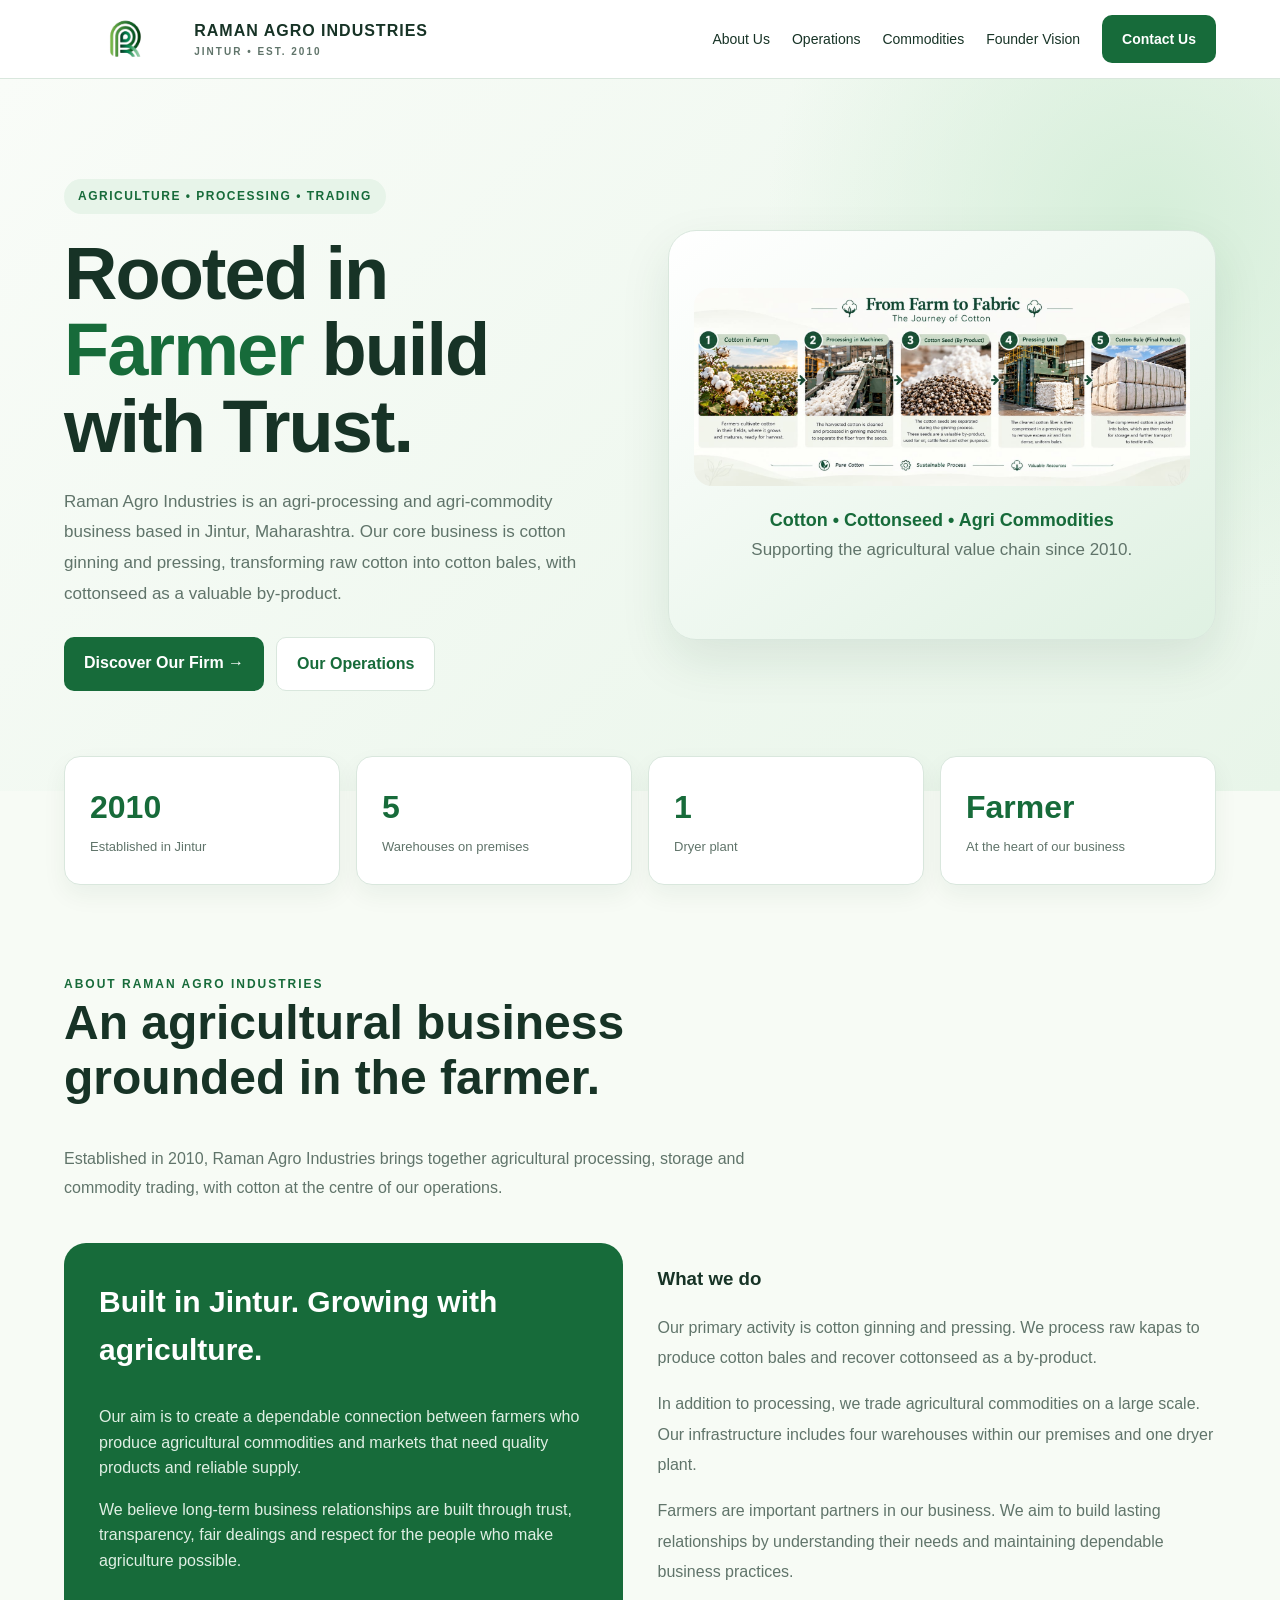
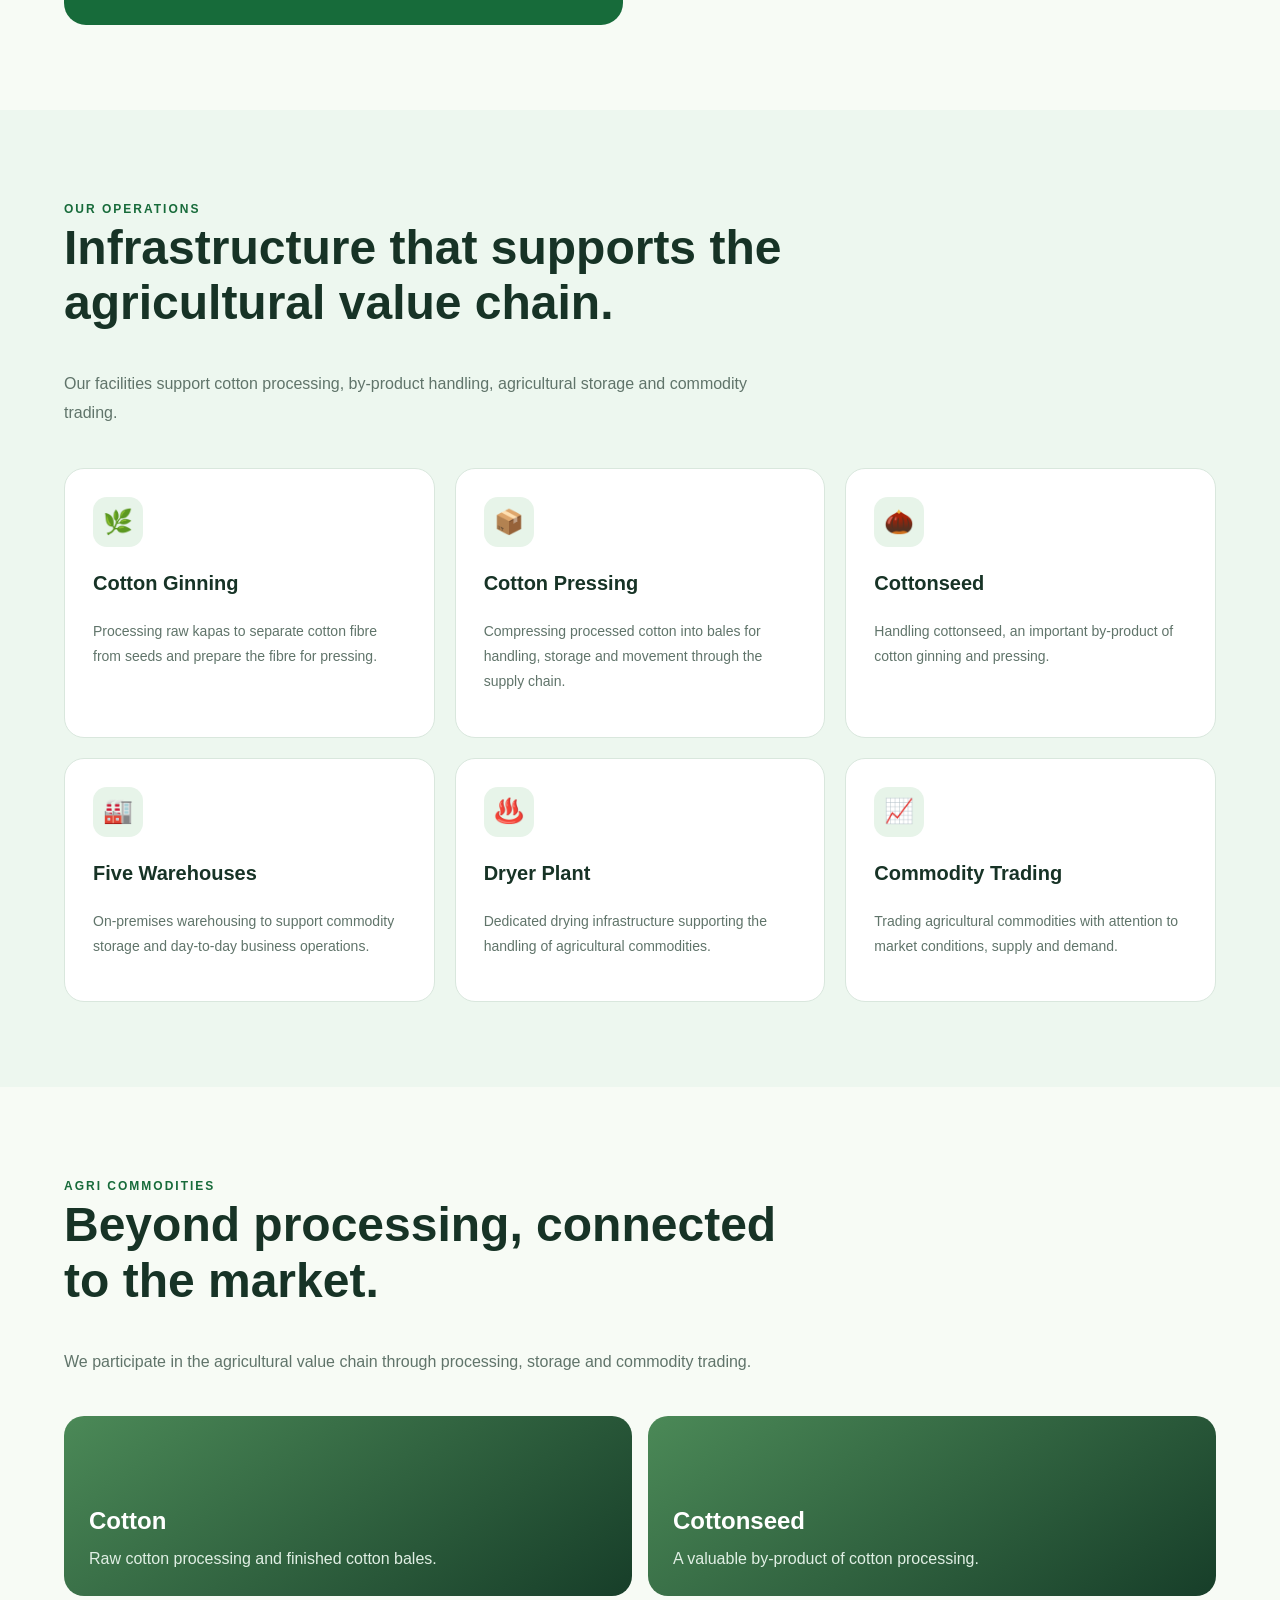
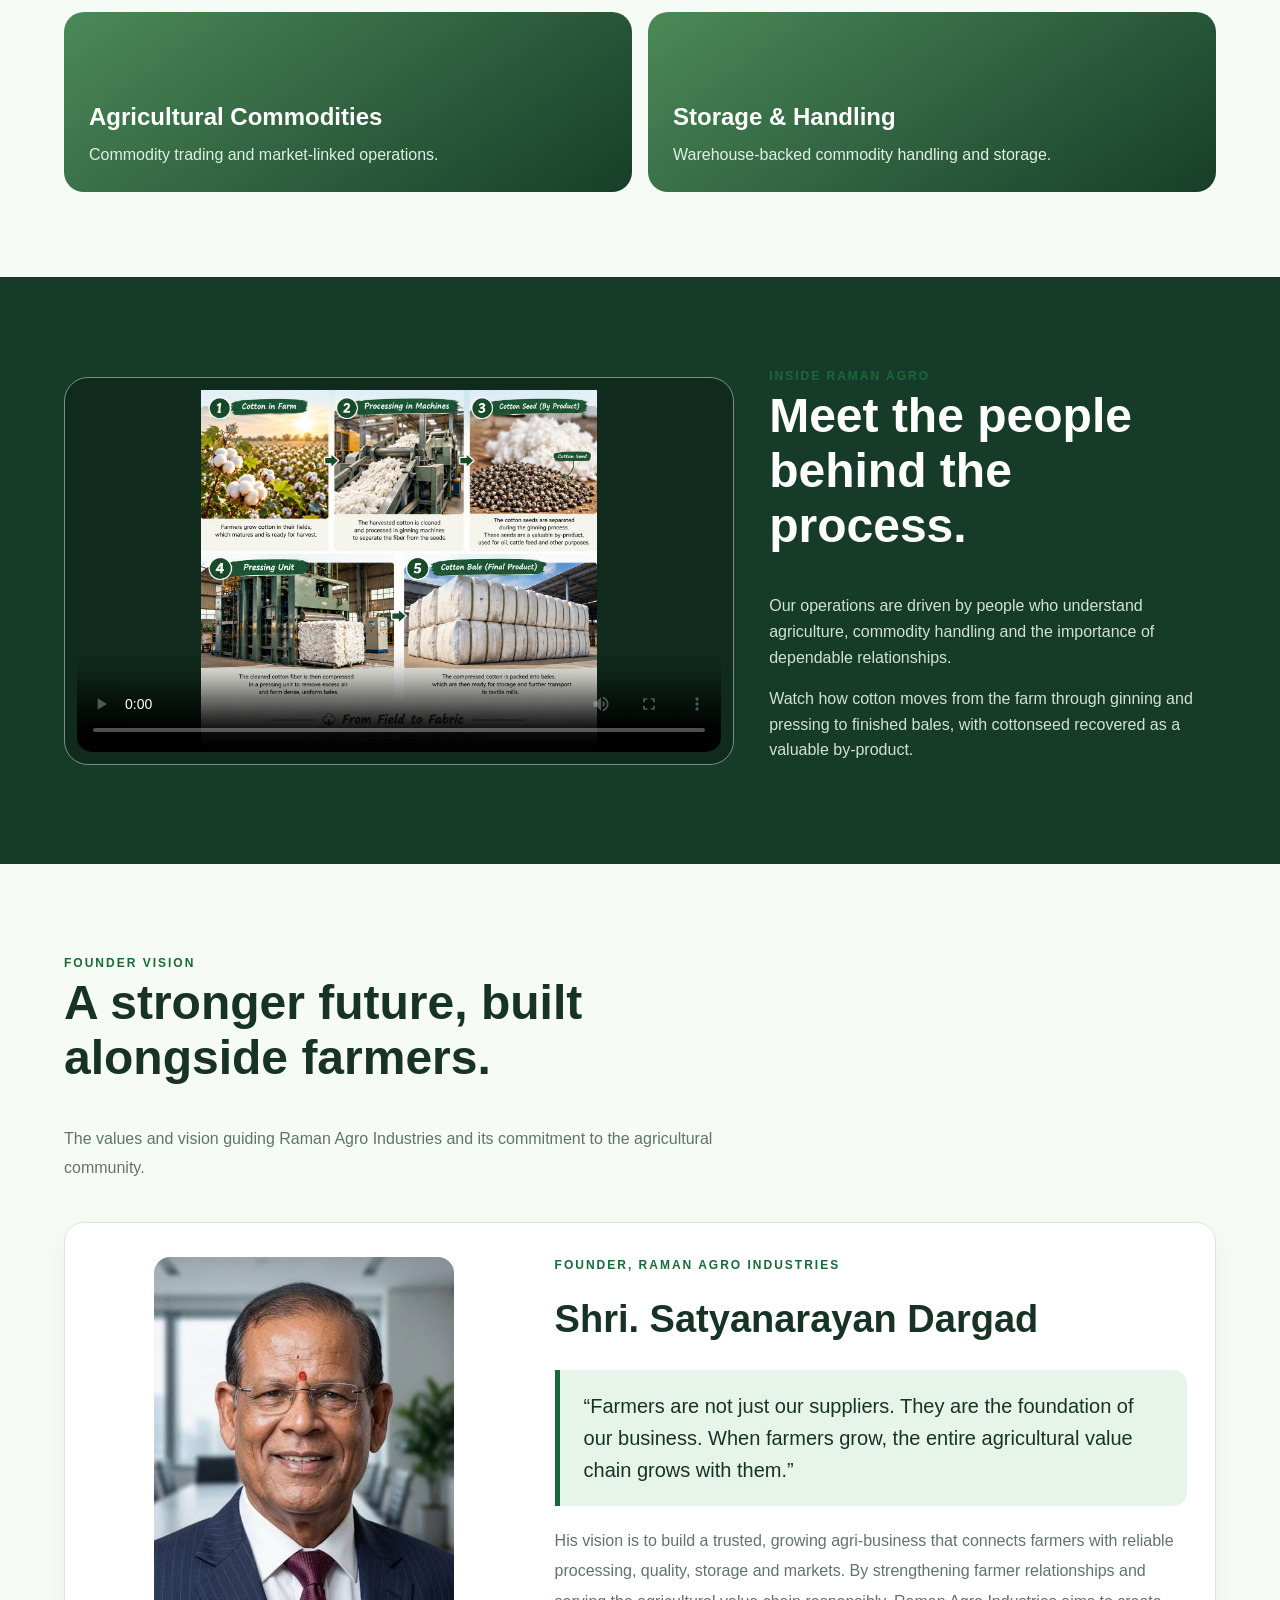
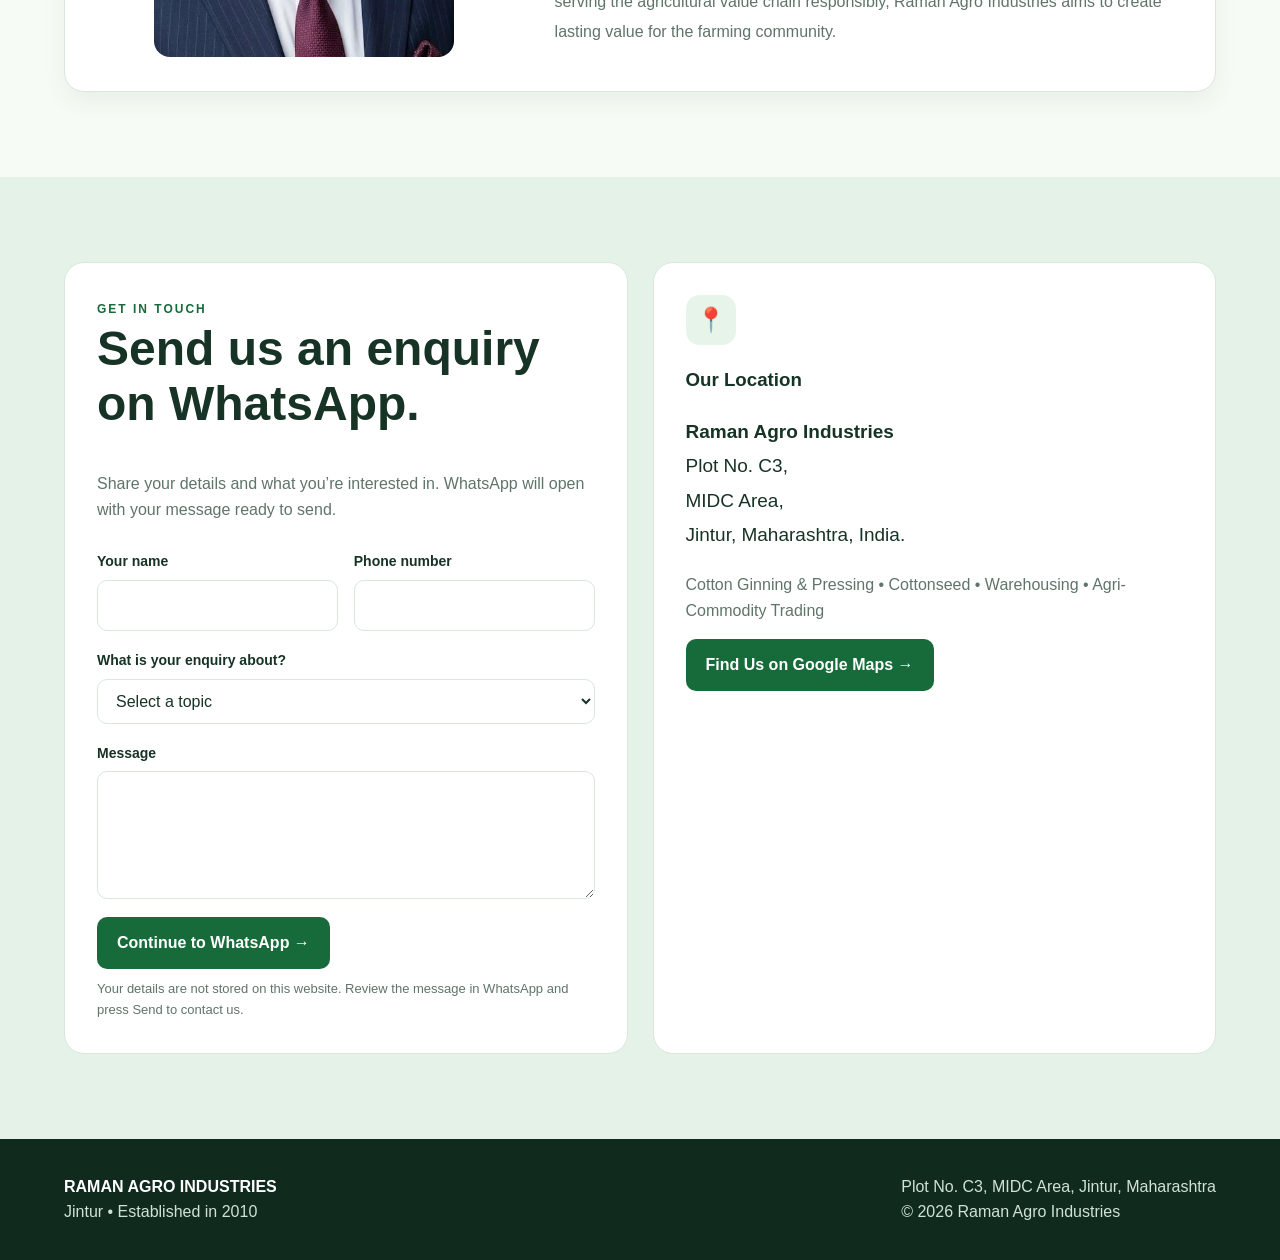
<file: index.html>
<!DOCTYPE html>
<html lang="en">
<head>
  <meta charset="UTF-8">
  <meta name="viewport" content="width=device-width, initial-scale=1.0">
  <title>Raman Agro Industries | Jintur</title>
  <meta name="description" content="Raman Agro Industries, Jintur. Cotton ginning and pressing, cottonseed, warehousing and agricultural commodity trading.">
  <link rel="stylesheet" href="assets/css/styles.css?v=2">
</head>
<body>

  <header>
    <div class="navbar">
      <a href="#home" class="logo">
        <div class="logo-area">
          <img src="images/log.png" alt="Raman Agro Industries logo">
        </div>
        <div>
          RAMAN AGRO INDUSTRIES
          <small>JINTUR • EST. 2010</small>
        </div>
      </a>

      <nav class="nav-links" id="navLinks">
        <a href="#about">About Us</a>
        <a href="#operations">Operations</a>
        <a href="#commodities">Commodities</a>
        <a href="#vision">Founder Vision</a>
        <a href="#contact" class="nav-button">Contact Us</a>
      </nav>

      <button class="menu-button" onclick="toggleMenu()" aria-label="Open navigation menu">☰</button>
    </div>
  </header>

  <main>
    <section class="hero" id="home">
      <div class="container hero-grid">
        <div class="reveal">
          <span class="eyebrow">Agriculture • Processing • Trading</span>

          <h1>
            Rooted in <span>Farmer</span>
            build with Trust.
          </h1>

          <p>
            Raman Agro Industries is an agri-processing and agri-commodity business based in Jintur, Maharashtra.
            Our core business is cotton ginning and pressing, transforming raw cotton into cotton bales, with
            cottonseed as a valuable by-product.
          </p>

          <div class="hero-buttons">
            <a href="#about" class="btn">Discover Our Firm →</a>
            <a href="#operations" class="btn btn-outline">Our Operations</a>
          </div>
        </div>

        <div class="hero-visual reveal">
          <img src="images/short.jpeg" alt="From farm to fabric: five stages of the cotton journey, from cotton farming through ginning and pressing to finished cotton bales">
          <strong>Cotton • Cottonseed • Agri Commodities</strong>
          <p>Supporting the agricultural value chain since 2010.</p>
        </div>
      </div>
    </section>

    <div class="container">
      <div class="stats reveal">
        <div class="stat">
          <strong>2010</strong>
          <span>Established in Jintur</span>
        </div>

        <div class="stat">
          <strong>5</strong>
          <span>Warehouses on premises</span>
        </div>

        <div class="stat">
          <strong>1</strong>
          <span>Dryer plant</span>
        </div>

        <div class="stat">
          <strong>Farmer</strong>
          <span>At the heart of our business</span>
        </div>
      </div>
    </div>

    <section id="about">
      <div class="container">
        <div class="section-intro reveal">
          <span class="section-label">About Raman Agro Industries</span>
          <h2>An agricultural business grounded in the farmer.</h2>
          <p>
            Established in 2010, Raman Agro Industries brings together agricultural processing, storage and commodity
            trading, with cotton at the centre of our operations.
          </p>
        </div>

        <div class="two-column">
          <div class="story-box reveal">
            <h3>Built in Jintur. Growing with agriculture.</h3>
            <p>
              Our aim is to create a dependable connection between farmers who produce agricultural commodities and markets
              that need quality products and reliable supply.
            </p>
            <p>
              We believe long-term business relationships are built through trust, transparency, fair dealings and respect for
              the people who make agriculture possible.
            </p>
          </div>

          <div class="content-copy reveal">
            <h3>What we do</h3>
            <p>
              Our primary activity is cotton ginning and pressing. We process raw kapas to produce cotton bales and recover
              cottonseed as a by-product.
            </p>
            <p>
              In addition to processing, we trade agricultural commodities on a large scale. Our infrastructure includes four
              warehouses within our premises and one dryer plant.
            </p>
            <p>
              Farmers are important partners in our business. We aim to build lasting relationships by understanding their needs
              and maintaining dependable business practices.
            </p>
          </div>
        </div>
      </div>
    </section>

    <section class="operations" id="operations">
      <div class="container">
        <div class="section-intro reveal">
          <span class="section-label">Our Operations</span>
          <h2>Infrastructure that supports the agricultural value chain.</h2>
          <p>
            Our facilities support cotton processing, by-product handling, agricultural storage and commodity trading.
          </p>
        </div>

        <div class="cards">
          <div class="card reveal">
            <div class="card-icon">🌿</div>
            <h3>Cotton Ginning</h3>
            <p>Processing raw kapas to separate cotton fibre from seeds and prepare the fibre for pressing.</p>
          </div>

          <div class="card reveal">
            <div class="card-icon">📦</div>
            <h3>Cotton Pressing</h3>
            <p>Compressing processed cotton into bales for handling, storage and movement through the supply chain.</p>
          </div>

          <div class="card reveal">
            <div class="card-icon">🌰</div>
            <h3>Cottonseed</h3>
            <p>Handling cottonseed, an important by-product of cotton ginning and pressing.</p>
          </div>

          <div class="card reveal">
            <div class="card-icon">🏭</div>
            <h3>Five Warehouses</h3>
            <p>On-premises warehousing to support commodity storage and day-to-day business operations.</p>
          </div>

          <div class="card reveal">
            <div class="card-icon">♨️</div>
            <h3>Dryer Plant</h3>
            <p>Dedicated drying infrastructure supporting the handling of agricultural commodities.</p>
          </div>

          <div class="card reveal">
            <div class="card-icon">📈</div>
            <h3>Commodity Trading</h3>
            <p>Trading agricultural commodities with attention to market conditions, supply and demand.</p>
          </div>
        </div>
      </div>
    </section>

    <section id="commodities">
      <div class="container">
        <div class="section-intro reveal">
          <span class="section-label">Agri Commodities</span>
          <h2>Beyond processing, connected to the market.</h2>
          <p>We participate in the agricultural value chain through processing, storage and commodity trading.</p>
        </div>

        <div class="commodity-grid">
          <div class="commodity reveal">
            <h3>Cotton</h3>
            <p>Raw cotton processing and finished cotton bales.</p>
          </div>

          <div class="commodity reveal">
            <h3>Cottonseed</h3>
            <p>A valuable by-product of cotton processing.</p>
          </div>

          <div class="commodity reveal">
            <h3>Agricultural Commodities</h3>
            <p>Commodity trading and market-linked operations.</p>
          </div>

          <div class="commodity reveal">
            <h3>Storage & Handling</h3>
            <p>Warehouse-backed commodity handling and storage.</p>
          </div>
        </div>
      </div>
    </section>

    <section class="video-section" id="company-video">
      <div class="container video-grid">
        <div class="video-placeholder reveal">
          <video controls poster="images/process.jpeg" aria-label="Raman Agro Industries company video">
            <source src="Raman Agro video.mp4" type="video/mp4">
            Your browser does not support video playback.
          </video>
        </div>

        <div class="reveal">
          <span class="section-label">Inside Raman Agro</span>
          <h2>Meet the people behind the process.</h2>
          <p>Our operations are driven by people who understand agriculture, commodity handling and the importance of dependable relationships.</p>
          <p>Watch how cotton moves from the farm through ginning and pressing to finished bales, with cottonseed recovered as a valuable by-product.</p>
        </div>
      </div>
    </section>

    <section id="vision">
      <div class="container">
        <div class="section-intro reveal">
          <span class="section-label">Founder Vision</span>
          <h2>A stronger future, built alongside farmers.</h2>
          <p>
            The values and vision guiding Raman Agro Industries and its commitment to the agricultural community.
          </p>
        </div>

        <div class="founder-vision reveal">
          <img src="images/dada bade.jpeg" alt="Founder Mr. Satyanarayan Dargad">
          <div class="founder-vision-copy">
            <span class="section-label">Founder, Raman Agro Industries</span>
            <h3>Shri. Satyanarayan Dargad</h3>
            <blockquote>
              “Farmers are not just our suppliers. They are the foundation of our business. When farmers grow, the entire agricultural value chain grows with them.”
            </blockquote>
            <p>
              His vision is to build a trusted, growing agri-business that connects farmers with reliable processing,
              quality, storage and markets. By strengthening farmer relationships and serving the agricultural value
              chain responsibly, Raman Agro Industries aims to create lasting value for the farming community.
            </p>
          </div>
        </div>
      </div>
    </section>

    <section class="contact" id="contact">
      <div class="container contact-grid">
        <div class="contact-box reveal">
          <span class="section-label">Get in Touch</span>
          <h2>Send us an enquiry on WhatsApp.</h2>
          <p>Share your details and what you’re interested in. WhatsApp will open with your message ready to send.</p>

          <form class="enquiry-form" id="whatsappEnquiryForm">
            <div class="form-row">
              <div class="form-field">
                <label for="enquiryName">Your name</label>
                <input id="enquiryName" name="name" type="text" autocomplete="name" required>
              </div>

              <div class="form-field">
                <label for="enquiryPhone">Phone number</label>
                <input id="enquiryPhone" name="phone" type="tel" autocomplete="tel" required>
              </div>
            </div>

            <div class="form-field">
              <label for="enquirySubject">What is your enquiry about?</label>
              <select id="enquirySubject" name="subject" required>
                <option value="" selected disabled>Select a topic</option>
                <option>Cotton ginning and pressing</option>
                <option>Cottonseed</option>
                <option>Agricultural commodity trading</option>
                <option>Warehousing and storage</option>
                <option>Visit our facility</option>
                <option>Other business enquiry</option>
              </select>
            </div>

            <div class="form-field">
              <label for="enquiryMessage">Message</label>
              <textarea id="enquiryMessage" name="message" rows="4" required></textarea>
            </div>

            <button class="btn enquiry-submit" type="submit">Continue to WhatsApp →</button>
            <p class="form-note">Your details are not stored on this website. Review the message in WhatsApp and press Send to contact us.</p>
          </form>
        </div>

        <div class="contact-box reveal">
          <div class="card-icon">📍</div>
          <h3>Our Location</h3>

          <address>
            <strong>Raman Agro Industries</strong><br>
            Plot No. C3,<br>
            MIDC Area,<br>
            Jintur, Maharashtra, India.
          </address>

          <p>
            Cotton Ginning & Pressing • Cottonseed • Warehousing • Agri-Commodity Trading
          </p>

          <a class="btn" target="_blank" rel="noopener" href="https://www.google.com/maps/search/?api=1&query=Plot+C3+MIDC+Jintur+Maharashtra">
            Find Us on Google Maps →
          </a>
        </div>
      </div>
    </section>
  </main>

  <footer>
    <div class="container footer-content">
      <div>
        <strong>RAMAN AGRO INDUSTRIES</strong>
        <p>Jintur • Established in 2010</p>
      </div>

      <div>
        <p>Plot No. C3, MIDC Area, Jintur, Maharashtra</p>
        <p>© <span id="year"></span> Raman Agro Industries</p>
      </div>
    </div>
  </footer>

  <script src="assets/js/main.js"></script>
</body>
</html>
</file>
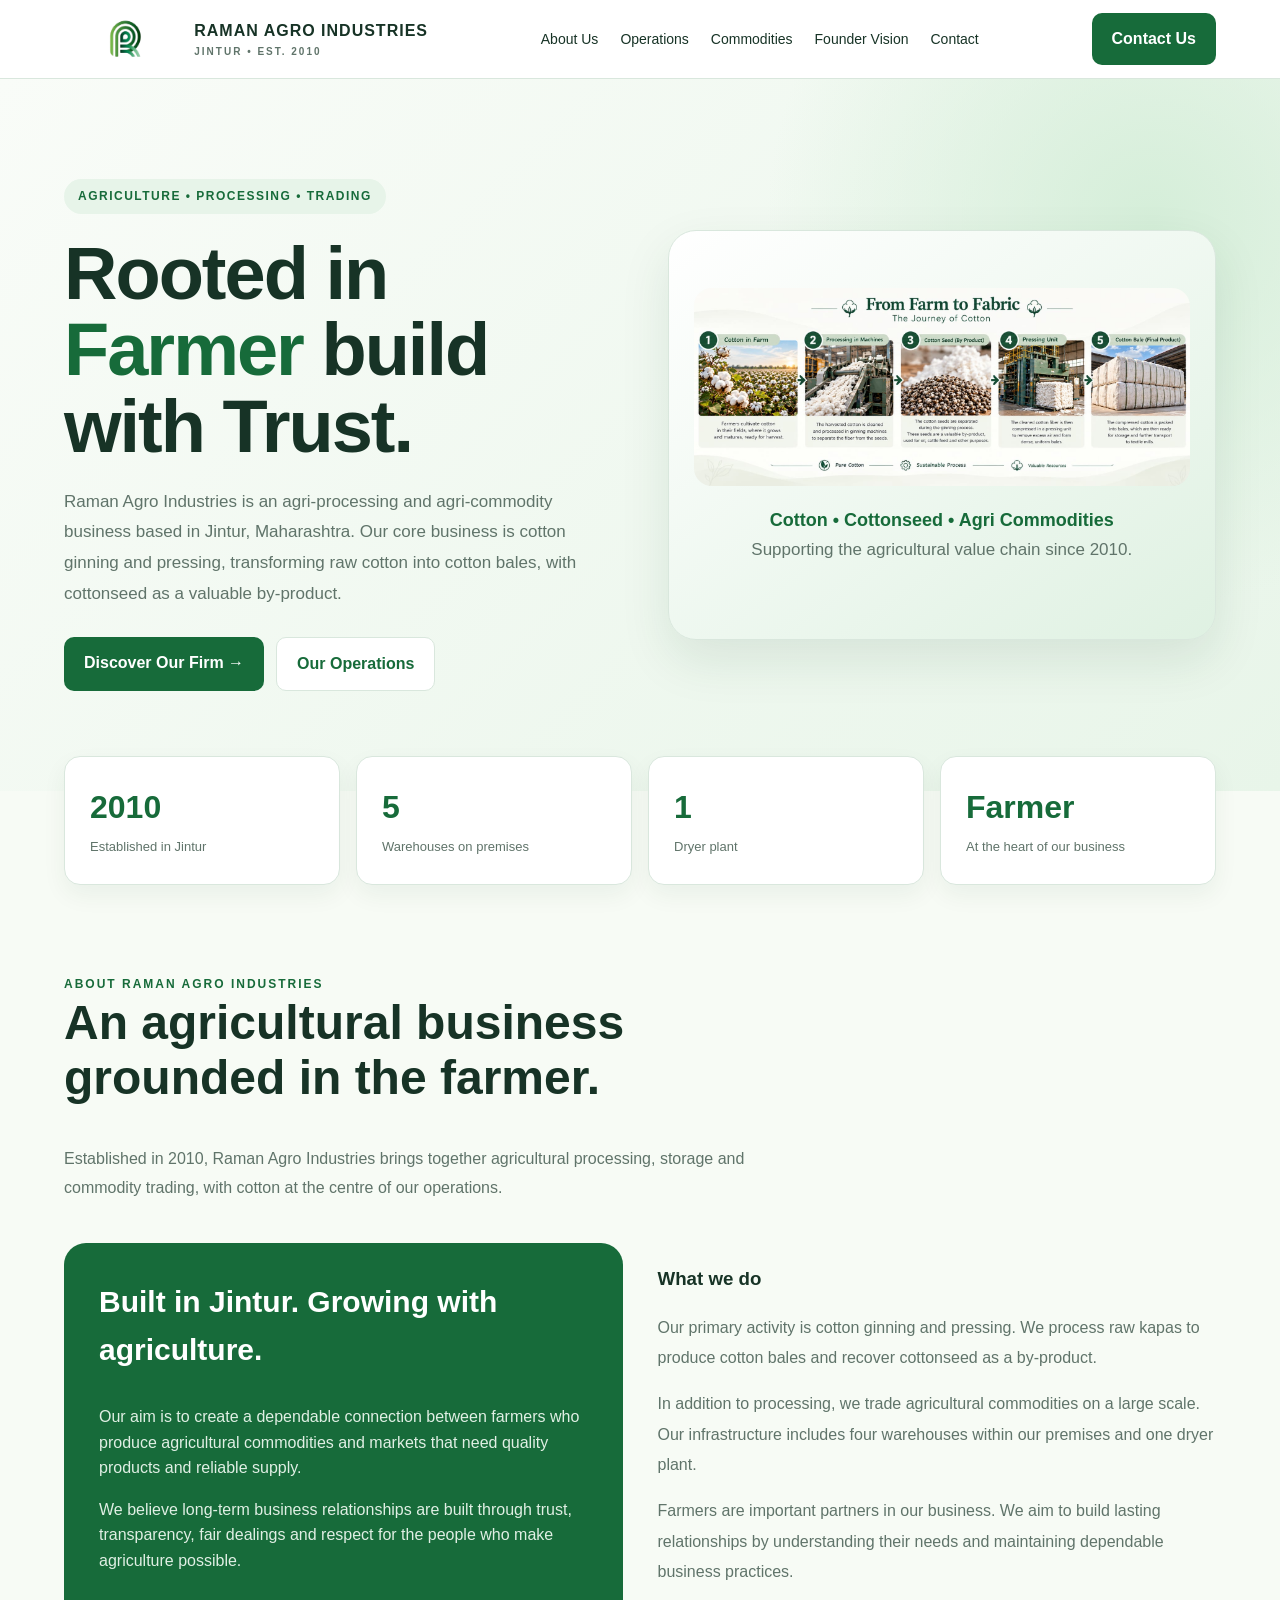
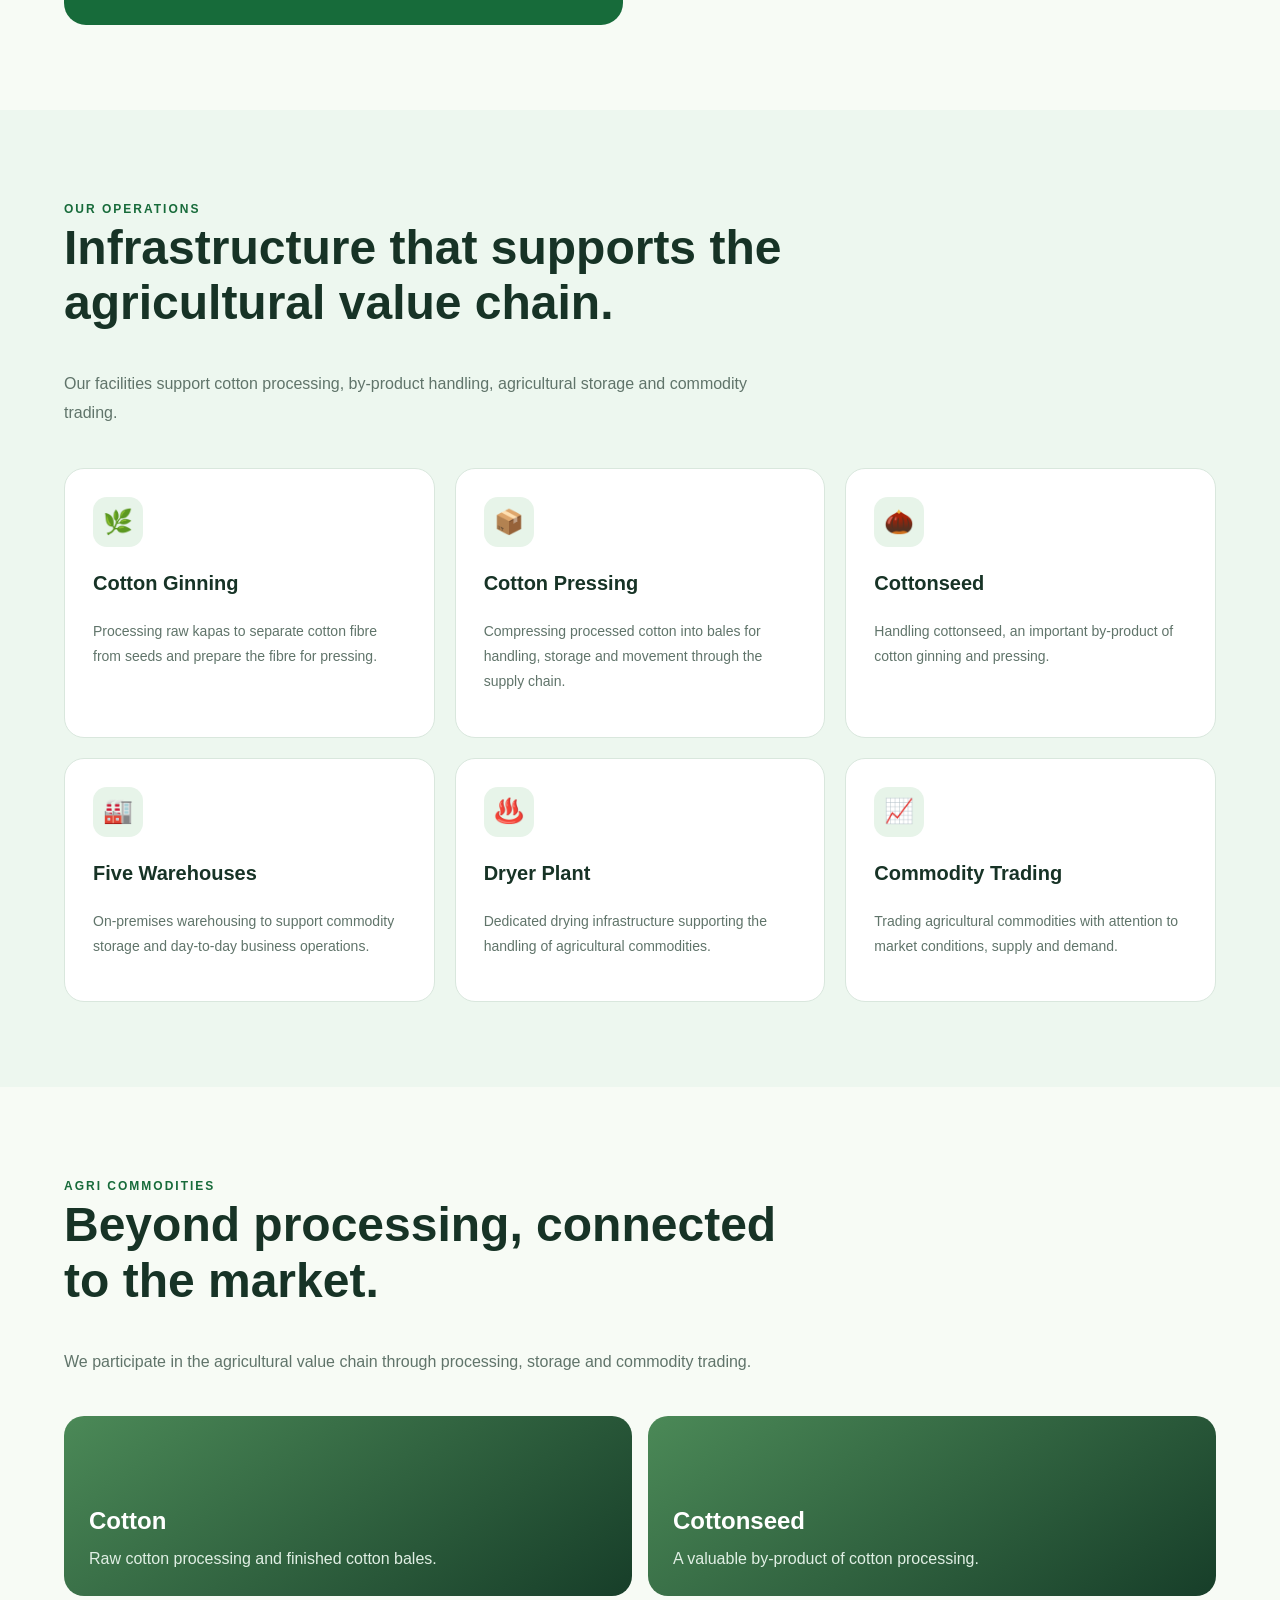
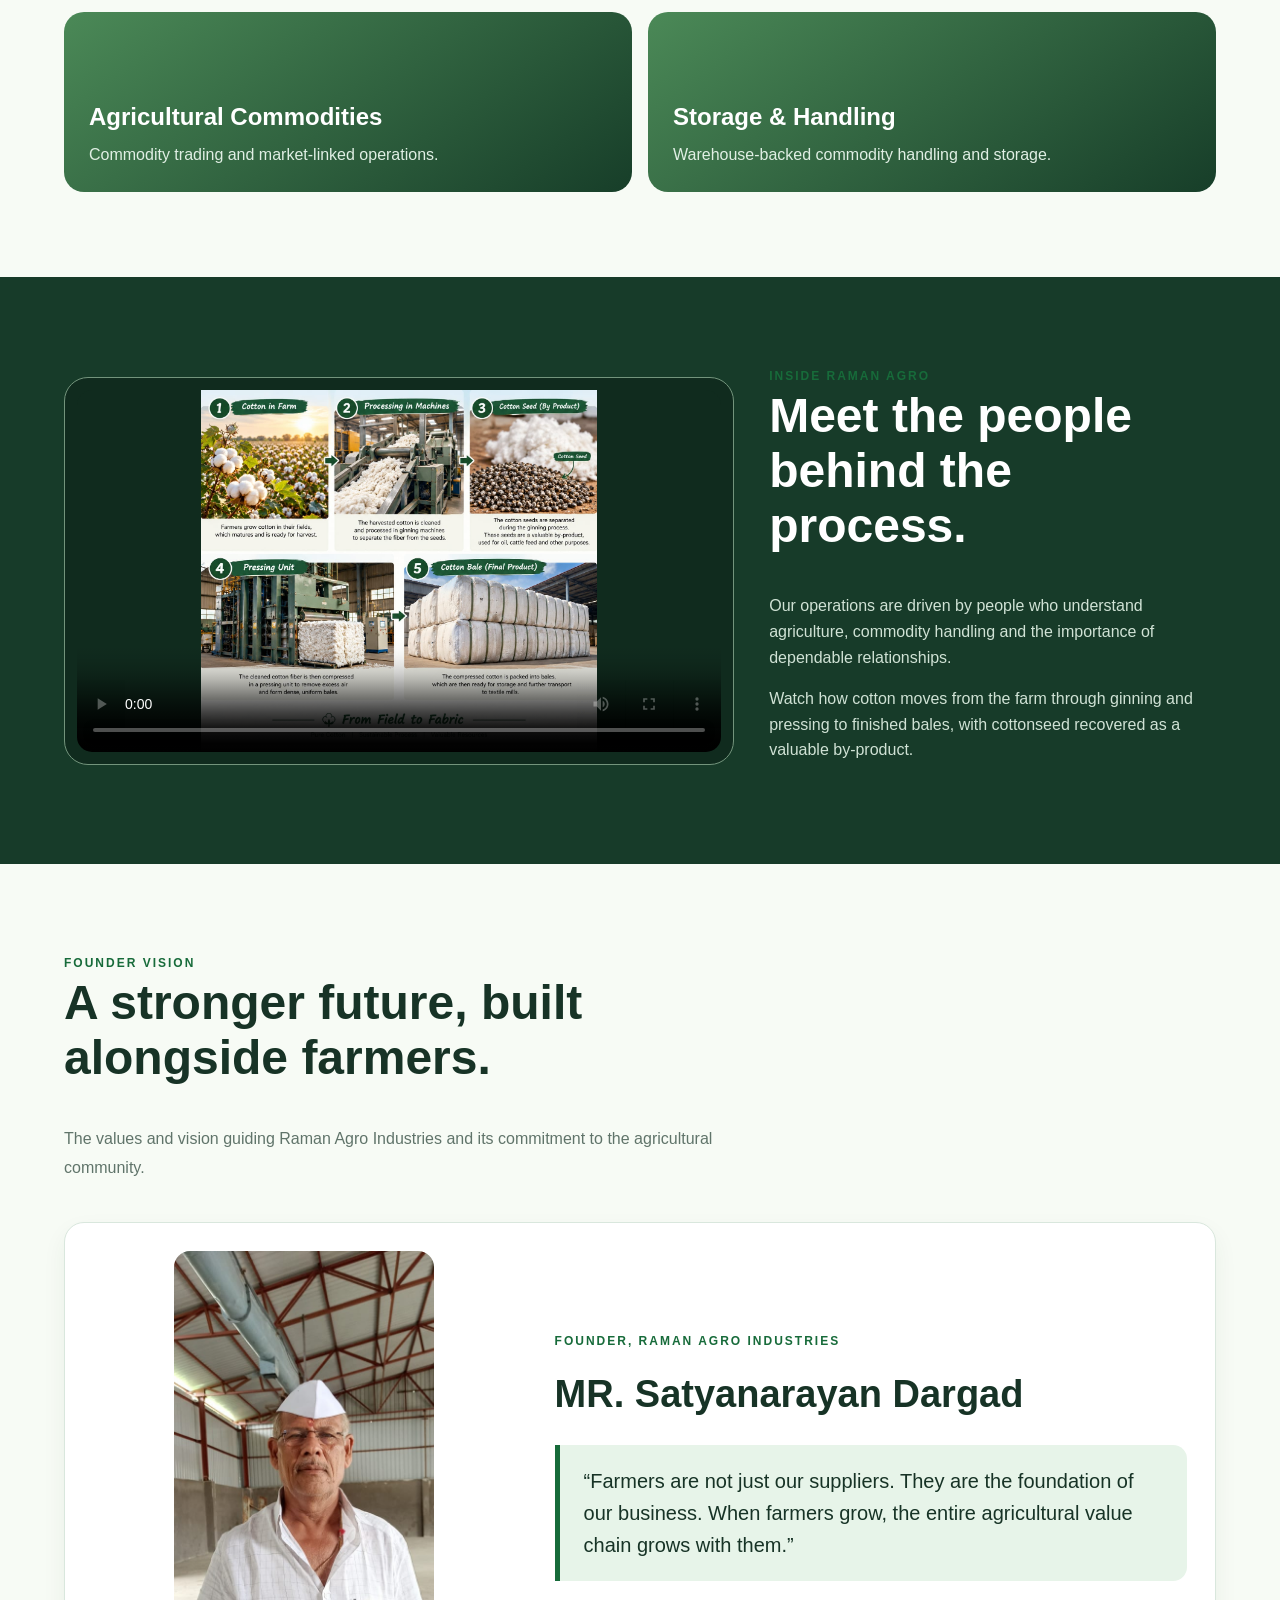
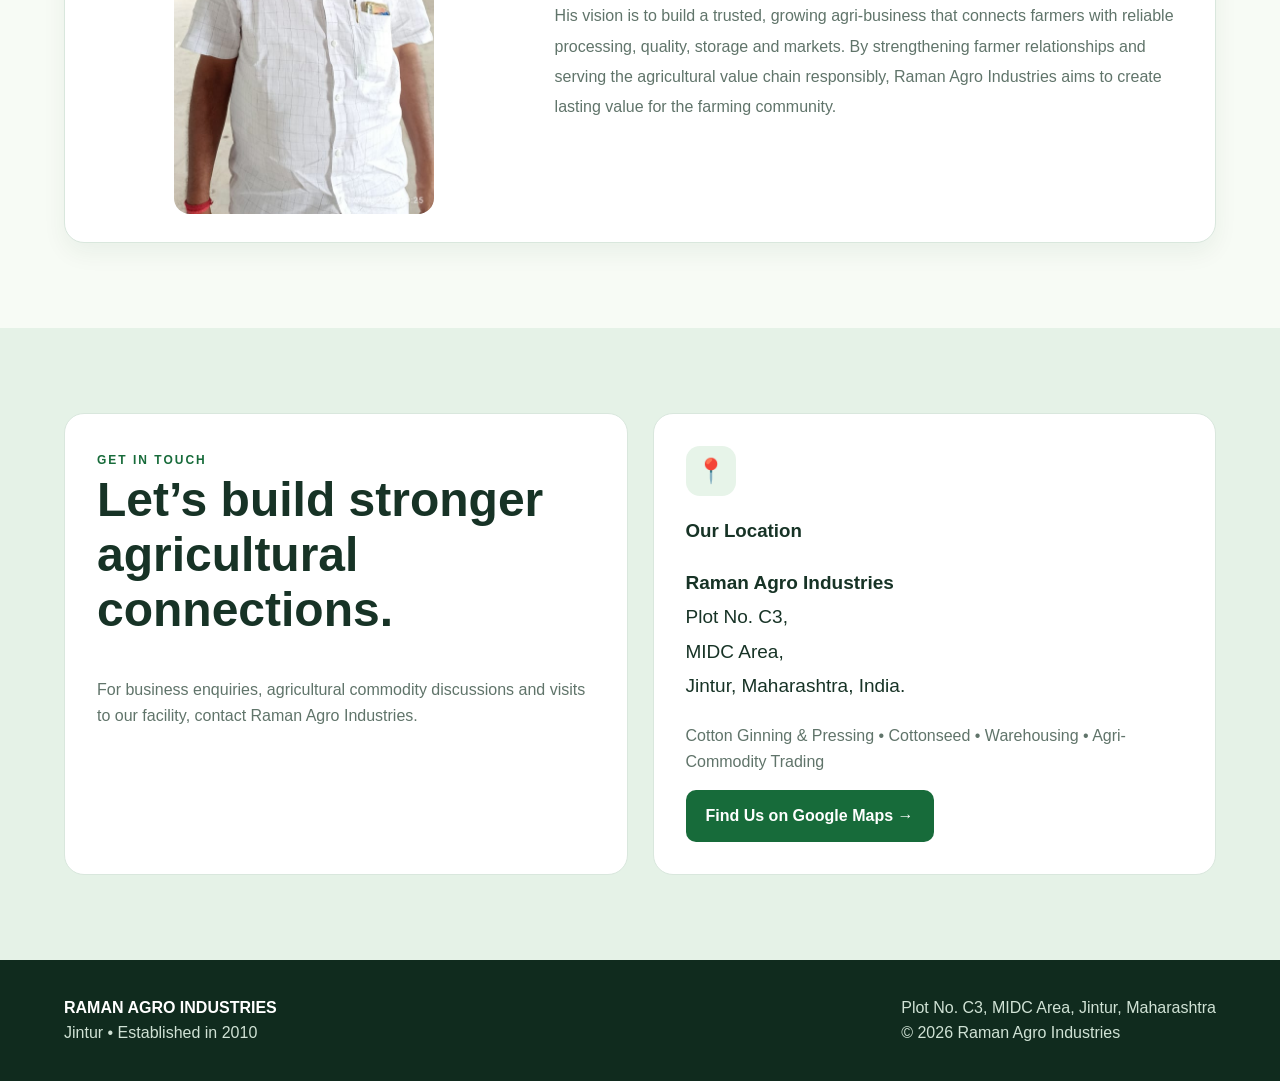
<file: RAMAN AGRO INDUSTRIES/index.html>
<!DOCTYPE html>
<html lang="en">
<head>
  <meta charset="UTF-8">
  <meta name="viewport" content="width=device-width, initial-scale=1.0">
  <title>Raman Agro Industries | Jintur</title>
  <meta name="description" content="Raman Agro Industries, Jintur. Cotton ginning and pressing, cottonseed, warehousing and agricultural commodity trading.">
  <link rel="stylesheet" href="assets/css/styles.css">
</head>
<body>

  <header>
    <div class="navbar">
      <a href="#home" class="logo">
        <div class="logo-area">
          <img src="images/log.png" alt="Raman Agro Industries logo">
        </div>
        <div>
          RAMAN AGRO INDUSTRIES
          <small>JINTUR • EST. 2010</small>
        </div>
      </a>

      <nav class="nav-links" id="navLinks">
        <a href="#about">About Us</a>
        <a href="#operations">Operations</a>
        <a href="#commodities">Commodities</a>
        <a href="#vision">Founder Vision</a>
        <a href="#contact">Contact</a>
      </nav>

      <a href="#contact" class="nav-button">Contact Us</a>

      <button class="menu-button" onclick="toggleMenu()" aria-label="Open navigation menu">☰</button>
    </div>
  </header>

  <main>
    <section class="hero" id="home">
      <div class="container hero-grid">
        <div class="reveal">
          <span class="eyebrow">Agriculture • Processing • Trading</span>

          <h1>
            Rooted in <span>Farmer</span>
            build with Trust.
          </h1>

          <p>
            Raman Agro Industries is an agri-processing and agri-commodity business based in Jintur, Maharashtra.
            Our core business is cotton ginning and pressing, transforming raw cotton into cotton bales, with
            cottonseed as a valuable by-product.
          </p>

          <div class="hero-buttons">
            <a href="#about" class="btn">Discover Our Firm →</a>
            <a href="#operations" class="btn btn-outline">Our Operations</a>
          </div>
        </div>

        <div class="hero-visual reveal">
          <img src="images/short.jpeg" alt="From farm to fabric: five stages of the cotton journey, from cotton farming through ginning and pressing to finished cotton bales">
          <strong>Cotton • Cottonseed • Agri Commodities</strong>
          <p>Supporting the agricultural value chain since 2010.</p>
        </div>
      </div>
    </section>

    <div class="container">
      <div class="stats reveal">
        <div class="stat">
          <strong>2010</strong>
          <span>Established in Jintur</span>
        </div>

        <div class="stat">
          <strong>5</strong>
          <span>Warehouses on premises</span>
        </div>

        <div class="stat">
          <strong>1</strong>
          <span>Dryer plant</span>
        </div>

        <div class="stat">
          <strong>Farmer</strong>
          <span>At the heart of our business</span>
        </div>
      </div>
    </div>

    <section id="about">
      <div class="container">
        <div class="section-intro reveal">
          <span class="section-label">About Raman Agro Industries</span>
          <h2>An agricultural business grounded in the farmer.</h2>
          <p>
            Established in 2010, Raman Agro Industries brings together agricultural processing, storage and commodity
            trading, with cotton at the centre of our operations.
          </p>
        </div>

        <div class="two-column">
          <div class="story-box reveal">
            <h3>Built in Jintur. Growing with agriculture.</h3>
            <p>
              Our aim is to create a dependable connection between farmers who produce agricultural commodities and markets
              that need quality products and reliable supply.
            </p>
            <p>
              We believe long-term business relationships are built through trust, transparency, fair dealings and respect for
              the people who make agriculture possible.
            </p>
          </div>

          <div class="content-copy reveal">
            <h3>What we do</h3>
            <p>
              Our primary activity is cotton ginning and pressing. We process raw kapas to produce cotton bales and recover
              cottonseed as a by-product.
            </p>
            <p>
              In addition to processing, we trade agricultural commodities on a large scale. Our infrastructure includes four
              warehouses within our premises and one dryer plant.
            </p>
            <p>
              Farmers are important partners in our business. We aim to build lasting relationships by understanding their needs
              and maintaining dependable business practices.
            </p>
          </div>
        </div>
      </div>
    </section>

    <section class="operations" id="operations">
      <div class="container">
        <div class="section-intro reveal">
          <span class="section-label">Our Operations</span>
          <h2>Infrastructure that supports the agricultural value chain.</h2>
          <p>
            Our facilities support cotton processing, by-product handling, agricultural storage and commodity trading.
          </p>
        </div>

        <div class="cards">
          <div class="card reveal">
            <div class="card-icon">🌿</div>
            <h3>Cotton Ginning</h3>
            <p>Processing raw kapas to separate cotton fibre from seeds and prepare the fibre for pressing.</p>
          </div>

          <div class="card reveal">
            <div class="card-icon">📦</div>
            <h3>Cotton Pressing</h3>
            <p>Compressing processed cotton into bales for handling, storage and movement through the supply chain.</p>
          </div>

          <div class="card reveal">
            <div class="card-icon">🌰</div>
            <h3>Cottonseed</h3>
            <p>Handling cottonseed, an important by-product of cotton ginning and pressing.</p>
          </div>

          <div class="card reveal">
            <div class="card-icon">🏭</div>
            <h3>Five Warehouses</h3>
            <p>On-premises warehousing to support commodity storage and day-to-day business operations.</p>
          </div>

          <div class="card reveal">
            <div class="card-icon">♨️</div>
            <h3>Dryer Plant</h3>
            <p>Dedicated drying infrastructure supporting the handling of agricultural commodities.</p>
          </div>

          <div class="card reveal">
            <div class="card-icon">📈</div>
            <h3>Commodity Trading</h3>
            <p>Trading agricultural commodities with attention to market conditions, supply and demand.</p>
          </div>
        </div>
      </div>
    </section>

    <section id="commodities">
      <div class="container">
        <div class="section-intro reveal">
          <span class="section-label">Agri Commodities</span>
          <h2>Beyond processing, connected to the market.</h2>
          <p>We participate in the agricultural value chain through processing, storage and commodity trading.</p>
        </div>

        <div class="commodity-grid">
          <div class="commodity reveal">
            <h3>Cotton</h3>
            <p>Raw cotton processing and finished cotton bales.</p>
          </div>

          <div class="commodity reveal">
            <h3>Cottonseed</h3>
            <p>A valuable by-product of cotton processing.</p>
          </div>

          <div class="commodity reveal">
            <h3>Agricultural Commodities</h3>
            <p>Commodity trading and market-linked operations.</p>
          </div>

          <div class="commodity reveal">
            <h3>Storage & Handling</h3>
            <p>Warehouse-backed commodity handling and storage.</p>
          </div>
        </div>
      </div>
    </section>

    <section class="video-section" id="company-video">
      <div class="container video-grid">
        <div class="video-placeholder reveal">
          <video controls poster="images/process.jpeg" aria-label="Raman Agro Industries company video">
            <source src="Raman Agro video.mp4" type="video/mp4">
            Your browser does not support video playback.
          </video>
        </div>

        <div class="reveal">
          <span class="section-label">Inside Raman Agro</span>
          <h2>Meet the people behind the process.</h2>
          <p>Our operations are driven by people who understand agriculture, commodity handling and the importance of dependable relationships.</p>
          <p>Watch how cotton moves from the farm through ginning and pressing to finished bales, with cottonseed recovered as a valuable by-product.</p>
        </div>
      </div>
    </section>

    <section id="vision">
      <div class="container">
        <div class="section-intro reveal">
          <span class="section-label">Founder Vision</span>
          <h2>A stronger future, built alongside farmers.</h2>
          <p>
            The values and vision guiding Raman Agro Industries and its commitment to the agricultural community.
          </p>
        </div>

        <div class="founder-vision reveal">
          <img src="images/founder.jpg" alt="Founder MR. Satyanarayan Dargad">
          <div class="founder-vision-copy">
            <span class="section-label">Founder, Raman Agro Industries</span>
            <h3>MR. Satyanarayan Dargad</h3>
            <blockquote>
              “Farmers are not just our suppliers. They are the foundation of our business. When farmers grow, the entire agricultural value chain grows with them.”
            </blockquote>
            <p>
              His vision is to build a trusted, growing agri-business that connects farmers with reliable processing,
              quality, storage and markets. By strengthening farmer relationships and serving the agricultural value
              chain responsibly, Raman Agro Industries aims to create lasting value for the farming community.
            </p>
          </div>
        </div>
      </div>
    </section>

    <section class="contact" id="contact">
      <div class="container contact-grid">
        <div class="contact-box reveal">
          <span class="section-label">Get in Touch</span>
          <h2>Let’s build stronger agricultural connections.</h2>
          <p>
            For business enquiries, agricultural commodity discussions and visits to our facility, contact Raman Agro Industries.
          </p>
        </div>

        <div class="contact-box reveal">
          <div class="card-icon">📍</div>
          <h3>Our Location</h3>

          <address>
            <strong>Raman Agro Industries</strong><br>
            Plot No. C3,<br>
            MIDC Area,<br>
            Jintur, Maharashtra, India.
          </address>

          <p>
            Cotton Ginning & Pressing • Cottonseed • Warehousing • Agri-Commodity Trading
          </p>

          <a class="btn" target="_blank" rel="noopener" href="https://www.google.com/maps/search/?api=1&query=Plot+C3+MIDC+Jintur+Maharashtra">
            Find Us on Google Maps →
          </a>
        </div>
      </div>
    </section>
  </main>

  <footer>
    <div class="container footer-content">
      <div>
        <strong>RAMAN AGRO INDUSTRIES</strong>
        <p>Jintur • Established in 2010</p>
      </div>

      <div>
        <p>Plot No. C3, MIDC Area, Jintur, Maharashtra</p>
        <p>© <span id="year"></span> Raman Agro Industries</p>
      </div>
    </div>
  </footer>

  <script src="assets/js/main.js"></script>
</body>
</html>
</file>
<file: assets/css/styles.css>
:root {
  --green: #176b3a;
  --light-green: #e7f4e9;
  --white: #ffffff;
  --background: #f7fbf5;
  --dark: #173326;
  --muted: #60746a;
  --border: #d9e7dd;
}

* {
  box-sizing: border-box;
  scroll-behavior: smooth;
}

body {
  margin: 0;
  font-family: Arial, Helvetica, sans-serif;
  background: var(--background);
  color: var(--dark);
  line-height: 1.6;
}

a {
  text-decoration: none;
  color: inherit;
}

button {
  font: inherit;
  cursor: pointer;
}

.container {
  width: 90%;
  max-width: 1180px;
  margin: auto;
}

section {
  padding: 85px 0;
}

h1, h2, h3, p {
  margin-top: 0;
}

h2 {
  font-size: clamp(30px, 4vw, 48px);
  line-height: 1.15;
}

p {
  color: var(--muted);
}

header {
  position: sticky;
  top: 0;
  z-index: 100;
  background: rgba(255,255,255,0.96);
  border-bottom: 1px solid var(--border);
}

.navbar {
  max-width: 1180px;
  width: 90%;
  margin: auto;
  min-height: 78px;
  display: flex;
  justify-content: space-between;
  align-items: center;
  gap: 20px;
}

.logo {
  display: flex;
  align-items: center;
  gap: 4px;
  font-weight: bold;
  letter-spacing: 1px;
}

.logo-icon {
  width: 44px;
  height: 44px;
  display: grid;
  place-items: center;
  background: var(--green);
  color: white;
  border-radius: 12px;
  font-size: 20px;
}

.logo small {
  display: block;
  font-size: 10px;
  color: var(--muted);
  letter-spacing: 2px;
}

.logo-area {
  display: flex;
  align-items: center;
  gap: 14px;
}

.logo-area img {
  height: 72px;
}

.nav-links {
  display: flex;
  align-items: center;
  gap: 22px;
  font-size: 14px;
}

.nav-links a:hover {
  color: var(--green);
}

.nav-button,
.btn {
  display: inline-block;
  padding: 13px 20px;
  background: var(--green);
  color: white;
  border: none;
  border-radius: 10px;
  font-weight: bold;
  transition: 0.25s;
}

.nav-button:hover,
.btn:hover {
  background: #104c2a;
  transform: translateY(-2px);
}

.menu-button {
  display: none;
  background: none;
  border: none;
  font-size: 27px;
  color: var(--green);
}

.hero {
  padding: 100px 0;
  background: radial-gradient(circle at 90% 20%, #d5eed9, transparent 30%), linear-gradient(135deg, #f9fcf8, #e8f5e9);
}

.hero-grid {
  display: grid;
  grid-template-columns: 1fr 1fr;
  align-items: center;
  gap: 55px;
}

.eyebrow {
  display: inline-block;
  padding: 8px 14px;
  border-radius: 30px;
  background: var(--light-green);
  color: var(--green);
  font-size: 12px;
  font-weight: bold;
  letter-spacing: 1.5px;
  text-transform: uppercase;
}

.hero h1 {
  font-size: clamp(42px, 6vw, 74px);
  line-height: 1.03;
  letter-spacing: -2px;
  margin: 22px 0;
}

.hero h1 span {
  color: var(--green);
}

.hero p {
  font-size: 17px;
  line-height: 1.8;
}

.hero-buttons {
  display: flex;
  flex-wrap: wrap;
  gap: 12px;
  margin-top: 28px;
}

.btn-outline {
  background: white;
  color: var(--green);
  border: 1px solid var(--border);
}

.hero-visual {
  min-height: 410px;
  border-radius: 28px;
  background: linear-gradient(145deg, #ffffff, #dff1e2);
  border: 1px solid var(--border);
  box-shadow: 0 20px 50px rgba(23,67,42,0.10);
  display: flex;
  flex-direction: column;
  justify-content: center;
  align-items: center;
  text-align: center;
  padding: 25px;
  overflow: hidden;
}

.hero-visual img {
  display: block;
  width: 100%;
  height: auto;
  object-fit: contain;
  border-radius: 18px;
}

.hero-visual strong {
  display: block;
  color: var(--green);
  font-size: 18px;
  margin-top: 20px;
}

.stats {
  display: grid;
  grid-template-columns: repeat(4, 1fr);
  gap: 16px;
  margin-top: -35px;
  position: relative;
}

.stat {
  padding: 25px;
  background: white;
  border: 1px solid var(--border);
  border-radius: 16px;
  box-shadow: 0 10px 25px rgba(23,67,42,0.06);
}

.stat strong {
  display: block;
  font-size: 32px;
  color: var(--green);
}

.stat span {
  font-size: 13px;
  color: var(--muted);
}

.section-label {
  color: var(--green);
  font-size: 12px;
  font-weight: bold;
  letter-spacing: 2px;
  text-transform: uppercase;
}

.section-intro {
  max-width: 720px;
  margin-bottom: 40px;
}

.section-intro p {
  line-height: 1.8;
}

.two-column {
  display: grid;
  grid-template-columns: 1fr 1fr;
  gap: 35px;
  align-items: center;
}

.story-box {
  padding: 35px;
  background: var(--green);
  border-radius: 22px;
  color: white;
}

.story-box h3 {
  font-size: 30px;
}

.story-box p {
  color: #e0efe4;
}

.content-copy p {
  line-height: 1.9;
}

.cards {
  display: grid;
  grid-template-columns: repeat(3, 1fr);
  gap: 20px;
}

.card {
  padding: 28px;
  background: white;
  border: 1px solid var(--border);
  border-radius: 20px;
  transition: 0.25s;
}

.card:hover {
  transform: translateY(-5px);
  box-shadow: 0 15px 35px rgba(23,67,42,0.10);
}

.card-icon {
  width: 50px;
  height: 50px;
  display: grid;
  place-items: center;
  border-radius: 14px;
  background: var(--light-green);
  font-size: 24px;
  margin-bottom: 20px;
}

.card h3 {
  font-size: 20px;
}

.card p {
  font-size: 14px;
  line-height: 1.8;
}

.operations {
  background: #edf7ef;
}

.operation-row {
  display: grid;
  grid-template-columns: 65px 1fr;
  gap: 18px;
  background: white;
  border: 1px solid var(--border);
  border-radius: 16px;
  padding: 23px;
  margin-bottom: 15px;
}

.operation-row h3 {
  margin-bottom: 5px;
}

.operation-row p {
  margin-bottom: 0;
}

.commodity-grid {
  display: grid;
  grid-template-columns: repeat(2, 1fr);
  gap: 16px;
}

.commodity {
  min-height: 180px;
  border-radius: 20px;
  padding: 25px;
  display: flex;
  flex-direction: column;
  justify-content: flex-end;
  color: white;
  background: linear-gradient(145deg, #4b8957, #173e29);
}

.commodity h3 {
  font-size: 24px;
  margin-bottom: 5px;
}

.commodity p {
  color: #e0efe4;
  margin-bottom: 0;
}

.video-section {
  background: #173b29;
  color: white;
}

.video-section p {
  color: #d0e2d5;
}

.video-grid {
  display: grid;
  grid-template-columns: 1.2fr 0.8fr;
  gap: 35px;
  align-items: center;
}

.video-placeholder {
  padding: 12px;
  background: #102b1e;
  border: 1px solid #73947c;
  border-radius: 24px;
  overflow: hidden;
}

.video-placeholder video {
  display: block;
  width: 100%;
  aspect-ratio: 16 / 9;
  border-radius: 15px;
  background: #102b1e;
  object-fit: contain;
}

.founder-vision {
  display: grid;
  grid-template-columns: minmax(240px, 0.8fr) 1.2fr;
  align-items: center;
  gap: 40px;
  padding: 28px;
  background: white;
  border: 1px solid var(--border);
  border-radius: 20px;
  box-shadow: 0 10px 25px rgba(23,67,42,0.06);
}

.founder-vision img {
  width: min(100%, 300px);
  aspect-ratio: 3 / 4;
  object-fit: cover;
  object-position: center 20%;
  border-radius: 16px;
  justify-self: center;
}

.founder-vision-copy h3 {
  margin: 12px 0 20px;
  color: var(--dark);
  font-size: clamp(28px, 3vw, 38px);
}

.founder-vision-copy blockquote {
  margin: 0 0 20px;
  padding: 20px 24px;
  background: var(--light-green);
  border-left: 5px solid var(--green);
  border-radius: 0 14px 14px 0;
  font-size: 20px;
  line-height: 1.6;
}

.founder-vision-copy p {
  line-height: 1.9;
}

.contact {
  background: #e5f2e7;
}

.contact-grid {
  display: grid;
  grid-template-columns: 1fr 1fr;
  gap: 25px;
}

.contact-box {
  padding: 32px;
  background: white;
  border-radius: 20px;
  border: 1px solid var(--border);
}

.enquiry-form {
  display: grid;
  gap: 18px;
  margin-top: 28px;
}

.form-row {
  display: grid;
  grid-template-columns: 1fr 1fr;
  gap: 16px;
}

.form-field {
  display: grid;
  gap: 7px;
}

.form-field label {
  color: var(--dark);
  font-size: 14px;
  font-weight: bold;
}

.form-field input,
.form-field select,
.form-field textarea {
  width: 100%;
  padding: 12px 14px;
  border: 1px solid var(--border);
  border-radius: 10px;
  background: #fff;
  color: var(--dark);
  font: inherit;
}

.form-field textarea {
  min-height: 120px;
  resize: vertical;
}

.form-field input:focus,
.form-field select:focus,
.form-field textarea:focus {
  outline: 2px solid var(--green);
  outline-offset: 2px;
}

.enquiry-submit {
  justify-self: start;
}

.form-note {
  margin: -8px 0 0;
  font-size: 13px;
  line-height: 1.6;
}

.contact-box address {
  font-style: normal;
  font-size: 19px;
  line-height: 1.8;
  margin: 20px 0;
}

footer {
  background: #102b1e;
  color: white;
  padding: 35px 0;
}

footer p {
  color: #d0e2d5;
  margin-bottom: 0;
}

.footer-content {
  display: flex;
  justify-content: space-between;
  align-items: center;
  gap: 20px;
}

.reveal {
  opacity: 0;
  transform: translateY(20px);
  transition: 0.7s ease;
}

.reveal.visible {
  opacity: 1;
  transform: translateY(0);
}

@media (max-width: 850px) {
  .menu-button {
    display: block;
  }

  .nav-button {
    display: inline-block;
    margin-top: 4px;
  }

  .nav-links {
    display: none;
    position: absolute;
    top: 78px;
    left: 0;
    right: 0;
    padding: 22px 5%;
    background: white;
    border-bottom: 1px solid var(--border);
    flex-direction: column;
    align-items: flex-start;
  }

  .nav-links.open {
    display: flex;
  }

  .hero-grid,
  .two-column,
  .video-grid,
  .contact-grid {
    grid-template-columns: 1fr;
  }

  .stats {
    grid-template-columns: repeat(2, 1fr);
  }

  .cards {
    grid-template-columns: 1fr;
  }

  .founder-vision {
    grid-template-columns: 1fr;
  }

  .founder-vision img {
    width: min(100%, 240px);
    justify-self: center;
  }

  .hero {
    padding: 70px 0;
  }

  .footer-content {
    flex-direction: column;
    align-items: flex-start;
  }
}

@media (max-width: 520px) {
  section {
    padding: 60px 0;
  }

  .form-row {
    grid-template-columns: 1fr;
  }

  .commodity-grid {
    grid-template-columns: 1fr;
  }

  .stat {
    padding: 18px;
  }

  .stat strong {
    font-size: 26px;
  }

  .hero-visual {
    min-height: 300px;
  }

}
</file>
<file: RAMAN AGRO INDUSTRIES/assets/css/styles.css>
:root {
  --green: #176b3a;
  --light-green: #e7f4e9;
  --white: #ffffff;
  --background: #f7fbf5;
  --dark: #173326;
  --muted: #60746a;
  --border: #d9e7dd;
}

* {
  box-sizing: border-box;
  scroll-behavior: smooth;
}

body {
  margin: 0;
  font-family: Arial, Helvetica, sans-serif;
  background: var(--background);
  color: var(--dark);
  line-height: 1.6;
}

a {
  text-decoration: none;
  color: inherit;
}

button {
  font: inherit;
  cursor: pointer;
}

.container {
  width: 90%;
  max-width: 1180px;
  margin: auto;
}

section {
  padding: 85px 0;
}

h1, h2, h3, p {
  margin-top: 0;
}

h2 {
  font-size: clamp(30px, 4vw, 48px);
  line-height: 1.15;
}

p {
  color: var(--muted);
}

header {
  position: sticky;
  top: 0;
  z-index: 100;
  background: rgba(255,255,255,0.96);
  border-bottom: 1px solid var(--border);
}

.navbar {
  max-width: 1180px;
  width: 90%;
  margin: auto;
  min-height: 78px;
  display: flex;
  justify-content: space-between;
  align-items: center;
  gap: 20px;
}

.logo {
  display: flex;
  align-items: center;
  gap: 4px;
  font-weight: bold;
  letter-spacing: 1px;
}

.logo-icon {
  width: 44px;
  height: 44px;
  display: grid;
  place-items: center;
  background: var(--green);
  color: white;
  border-radius: 12px;
  font-size: 20px;
}

.logo small {
  display: block;
  font-size: 10px;
  color: var(--muted);
  letter-spacing: 2px;
}

.logo-area {
  display: flex;
  align-items: center;
  gap: 14px;
}

.logo-area img {
  height: 72px;
}

.nav-links {
  display: flex;
  align-items: center;
  gap: 22px;
  font-size: 14px;
}

.nav-links a:hover {
  color: var(--green);
}

.nav-button,
.btn {
  display: inline-block;
  padding: 13px 20px;
  background: var(--green);
  color: white;
  border: none;
  border-radius: 10px;
  font-weight: bold;
  transition: 0.25s;
}

.nav-button:hover,
.btn:hover {
  background: #104c2a;
  transform: translateY(-2px);
}

.menu-button {
  display: none;
  background: none;
  border: none;
  font-size: 27px;
  color: var(--green);
}

.hero {
  padding: 100px 0;
  background: radial-gradient(circle at 90% 20%, #d5eed9, transparent 30%), linear-gradient(135deg, #f9fcf8, #e8f5e9);
}

.hero-grid {
  display: grid;
  grid-template-columns: 1fr 1fr;
  align-items: center;
  gap: 55px;
}

.eyebrow {
  display: inline-block;
  padding: 8px 14px;
  border-radius: 30px;
  background: var(--light-green);
  color: var(--green);
  font-size: 12px;
  font-weight: bold;
  letter-spacing: 1.5px;
  text-transform: uppercase;
}

.hero h1 {
  font-size: clamp(42px, 6vw, 74px);
  line-height: 1.03;
  letter-spacing: -2px;
  margin: 22px 0;
}

.hero h1 span {
  color: var(--green);
}

.hero p {
  font-size: 17px;
  line-height: 1.8;
}

.hero-buttons {
  display: flex;
  flex-wrap: wrap;
  gap: 12px;
  margin-top: 28px;
}

.btn-outline {
  background: white;
  color: var(--green);
  border: 1px solid var(--border);
}

.hero-visual {
  min-height: 410px;
  border-radius: 28px;
  background: linear-gradient(145deg, #ffffff, #dff1e2);
  border: 1px solid var(--border);
  box-shadow: 0 20px 50px rgba(23,67,42,0.10);
  display: flex;
  flex-direction: column;
  justify-content: center;
  align-items: center;
  text-align: center;
  padding: 25px;
  overflow: hidden;
}

.hero-visual img {
  display: block;
  width: 100%;
  height: auto;
  object-fit: contain;
  border-radius: 18px;
}

.hero-visual strong {
  display: block;
  color: var(--green);
  font-size: 18px;
  margin-top: 20px;
}

.stats {
  display: grid;
  grid-template-columns: repeat(4, 1fr);
  gap: 16px;
  margin-top: -35px;
  position: relative;
}

.stat {
  padding: 25px;
  background: white;
  border: 1px solid var(--border);
  border-radius: 16px;
  box-shadow: 0 10px 25px rgba(23,67,42,0.06);
}

.stat strong {
  display: block;
  font-size: 32px;
  color: var(--green);
}

.stat span {
  font-size: 13px;
  color: var(--muted);
}

.section-label {
  color: var(--green);
  font-size: 12px;
  font-weight: bold;
  letter-spacing: 2px;
  text-transform: uppercase;
}

.section-intro {
  max-width: 720px;
  margin-bottom: 40px;
}

.section-intro p {
  line-height: 1.8;
}

.two-column {
  display: grid;
  grid-template-columns: 1fr 1fr;
  gap: 35px;
  align-items: center;
}

.story-box {
  padding: 35px;
  background: var(--green);
  border-radius: 22px;
  color: white;
}

.story-box h3 {
  font-size: 30px;
}

.story-box p {
  color: #e0efe4;
}

.content-copy p {
  line-height: 1.9;
}

.cards {
  display: grid;
  grid-template-columns: repeat(3, 1fr);
  gap: 20px;
}

.card {
  padding: 28px;
  background: white;
  border: 1px solid var(--border);
  border-radius: 20px;
  transition: 0.25s;
}

.card:hover {
  transform: translateY(-5px);
  box-shadow: 0 15px 35px rgba(23,67,42,0.10);
}

.card-icon {
  width: 50px;
  height: 50px;
  display: grid;
  place-items: center;
  border-radius: 14px;
  background: var(--light-green);
  font-size: 24px;
  margin-bottom: 20px;
}

.card h3 {
  font-size: 20px;
}

.card p {
  font-size: 14px;
  line-height: 1.8;
}

.operations {
  background: #edf7ef;
}

.operation-row {
  display: grid;
  grid-template-columns: 65px 1fr;
  gap: 18px;
  background: white;
  border: 1px solid var(--border);
  border-radius: 16px;
  padding: 23px;
  margin-bottom: 15px;
}

.operation-row h3 {
  margin-bottom: 5px;
}

.operation-row p {
  margin-bottom: 0;
}

.commodity-grid {
  display: grid;
  grid-template-columns: repeat(2, 1fr);
  gap: 16px;
}

.commodity {
  min-height: 180px;
  border-radius: 20px;
  padding: 25px;
  display: flex;
  flex-direction: column;
  justify-content: flex-end;
  color: white;
  background: linear-gradient(145deg, #4b8957, #173e29);
}

.commodity h3 {
  font-size: 24px;
  margin-bottom: 5px;
}

.commodity p {
  color: #e0efe4;
  margin-bottom: 0;
}

.video-section {
  background: #173b29;
  color: white;
}

.video-section p {
  color: #d0e2d5;
}

.video-grid {
  display: grid;
  grid-template-columns: 1.2fr 0.8fr;
  gap: 35px;
  align-items: center;
}

.video-placeholder {
  padding: 12px;
  background: #102b1e;
  border: 1px solid #73947c;
  border-radius: 24px;
  overflow: hidden;
}

.video-placeholder video {
  display: block;
  width: 100%;
  aspect-ratio: 16 / 9;
  border-radius: 15px;
  background: #102b1e;
  object-fit: contain;
}

.founder-vision {
  display: grid;
  grid-template-columns: minmax(240px, 0.8fr) 1.2fr;
  align-items: center;
  gap: 40px;
  padding: 28px;
  background: white;
  border: 1px solid var(--border);
  border-radius: 20px;
  box-shadow: 0 10px 25px rgba(23,67,42,0.06);
}

.founder-vision img {
  width: min(100%, 260px);
  height: auto;
  object-fit: contain;
  border-radius: 16px;
  justify-self: center;
}

.founder-vision-copy h3 {
  margin: 12px 0 20px;
  color: var(--dark);
  font-size: clamp(28px, 3vw, 38px);
}

.founder-vision-copy blockquote {
  margin: 0 0 20px;
  padding: 20px 24px;
  background: var(--light-green);
  border-left: 5px solid var(--green);
  border-radius: 0 14px 14px 0;
  font-size: 20px;
  line-height: 1.6;
}

.founder-vision-copy p {
  line-height: 1.9;
}

.contact {
  background: #e5f2e7;
}

.contact-grid {
  display: grid;
  grid-template-columns: 1fr 1fr;
  gap: 25px;
}

.contact-box {
  padding: 32px;
  background: white;
  border-radius: 20px;
  border: 1px solid var(--border);
}

.contact-box address {
  font-style: normal;
  font-size: 19px;
  line-height: 1.8;
  margin: 20px 0;
}

footer {
  background: #102b1e;
  color: white;
  padding: 35px 0;
}

footer p {
  color: #d0e2d5;
  margin-bottom: 0;
}

.footer-content {
  display: flex;
  justify-content: space-between;
  align-items: center;
  gap: 20px;
}

.reveal {
  opacity: 0;
  transform: translateY(20px);
  transition: 0.7s ease;
}

.reveal.visible {
  opacity: 1;
  transform: translateY(0);
}

@media (max-width: 850px) {
  .menu-button {
    display: block;
  }

  .nav-button {
    display: none;
  }

  .nav-links {
    display: none;
    position: absolute;
    top: 78px;
    left: 0;
    right: 0;
    padding: 22px 5%;
    background: white;
    border-bottom: 1px solid var(--border);
    flex-direction: column;
    align-items: flex-start;
  }

  .nav-links.open {
    display: flex;
  }

  .hero-grid,
  .two-column,
  .video-grid,
  .contact-grid {
    grid-template-columns: 1fr;
  }

  .stats {
    grid-template-columns: repeat(2, 1fr);
  }

  .cards {
    grid-template-columns: 1fr;
  }

  .founder-vision {
    grid-template-columns: 1fr;
  }

  .founder-vision img {
    width: min(100%, 220px);
    justify-self: center;
  }

  .hero {
    padding: 70px 0;
  }

  .footer-content {
    flex-direction: column;
    align-items: flex-start;
  }
}

@media (max-width: 520px) {
  section {
    padding: 60px 0;
  }

  .commodity-grid {
    grid-template-columns: 1fr;
  }

  .stat {
    padding: 18px;
  }

  .stat strong {
    font-size: 26px;
  }

  .hero-visual {
    min-height: 300px;
  }

}
</file>
